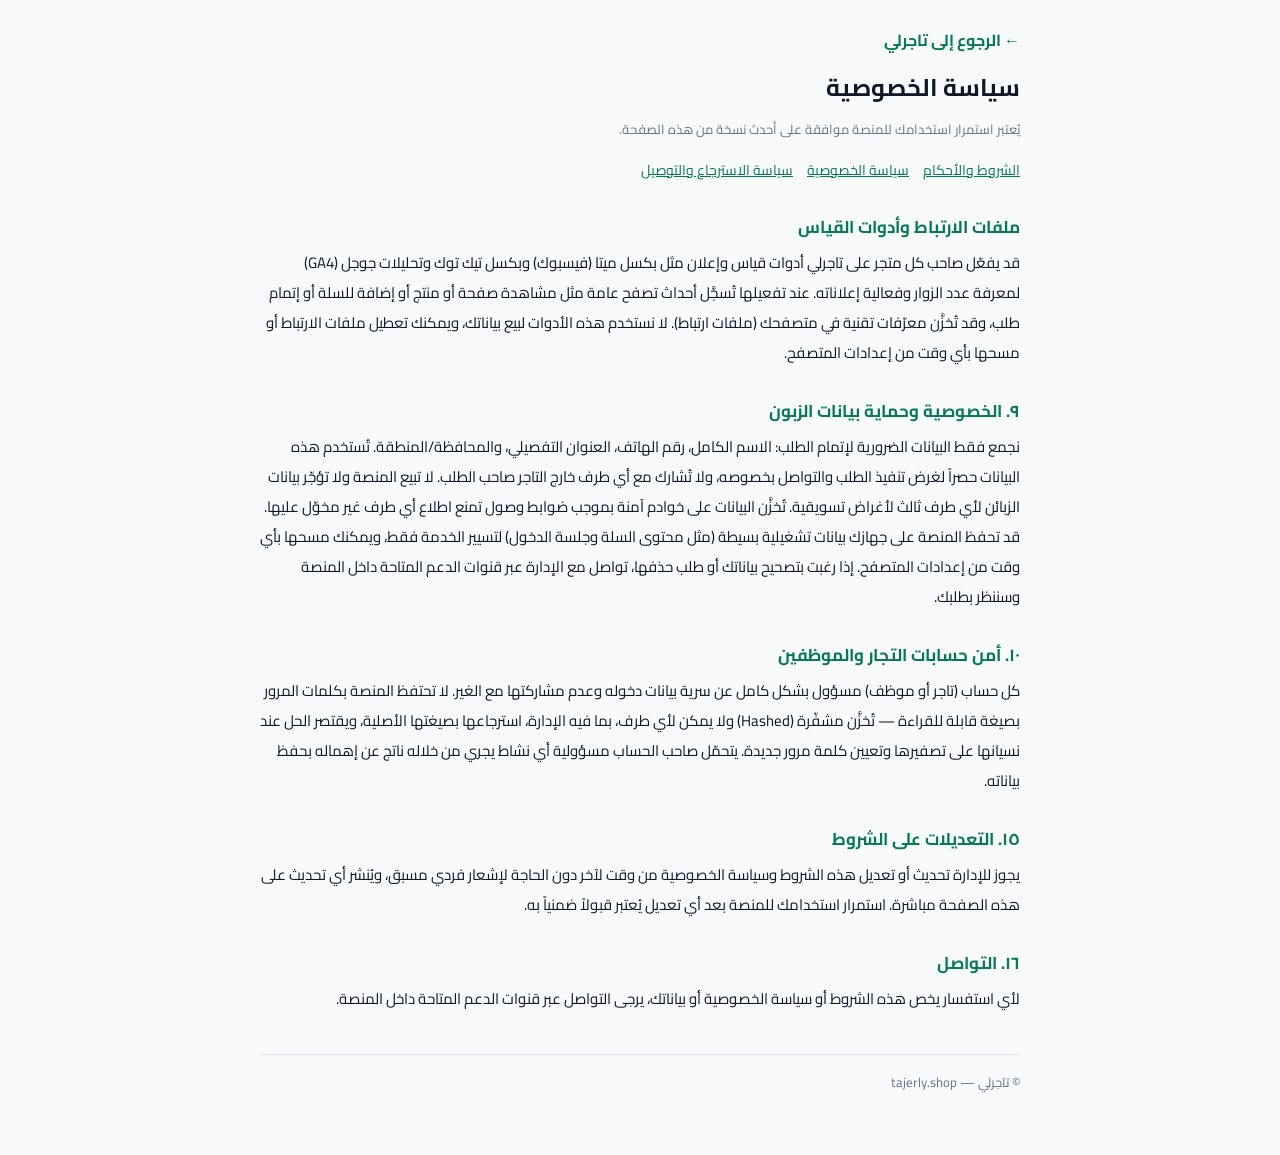
<file: privacy.html>
<!DOCTYPE html>
<html lang="ar" dir="rtl">
<head>
<meta charset="UTF-8">
<meta name="viewport" content="width=device-width, initial-scale=1">
<title>سياسة الخصوصية — تاجرلي</title>
<meta name="description" content="كيف تجمع منصة تاجرلي بيانات الزبائن والتجار وتستخدمها وتحميها.">
<link rel="canonical" href="https://tajerly.shop/privacy.html">
<meta name="theme-color" content="#0F172A">
<link href="https://fonts.googleapis.com/css2?family=Cairo:wght@400;600;700&display=swap" rel="stylesheet">
<style>body{font-family:'Cairo',Tahoma,sans-serif;background:#F8FAFC;color:#0F172A;margin:0;line-height:2}
.w{max-width:760px;margin:0 auto;padding:24px 18px 60px}
h1{font-size:24px;margin:8px 0 4px}h2{font-size:17px;margin:26px 0 4px;color:#047857}
p{margin:0;font-size:15px}.meta{color:#64748B;font-size:13px;margin-bottom:10px}
nav{display:flex;gap:14px;flex-wrap:wrap;font-size:14px;margin:14px 0 4px}
a{color:#047857}.top a{font-weight:700;text-decoration:none}
footer{margin-top:40px;border-top:1px solid #E2E8F0;padding-top:14px;font-size:13px;color:#64748B}</style>
</head>
<body><div class="w">
<div class="top"><a href="/">← الرجوع إلى تاجرلي</a></div>
<h1>سياسة الخصوصية</h1>
<div class="meta">يُعتبر استمرار استخدامك للمنصة موافقة على أحدث نسخة من هذه الصفحة.</div>
<nav><a href="/terms.html">الشروط والأحكام</a><a href="/privacy.html">سياسة الخصوصية</a><a href="/returns.html">سياسة الاسترجاع والتوصيل</a></nav>
<h2>ملفات الارتباط وأدوات القياس</h2>
<p>قد يفعّل صاحب كل متجر على تاجرلي أدوات قياس وإعلان مثل بكسل ميتا (فيسبوك) وبكسل تيك توك وتحليلات جوجل (GA4) لمعرفة عدد الزوار وفعالية إعلاناته. عند تفعيلها تُسجَّل أحداث تصفح عامة مثل مشاهدة صفحة أو منتج أو إضافة للسلة أو إتمام طلب، وقد تُخزَّن معرّفات تقنية في متصفحك (ملفات ارتباط). لا نستخدم هذه الأدوات لبيع بياناتك، ويمكنك تعطيل ملفات الارتباط أو مسحها بأي وقت من إعدادات المتصفح.</p>

<h2>٩. الخصوصية وحماية بيانات الزبون</h2>
<p>نجمع فقط البيانات الضرورية لإتمام الطلب: الاسم الكامل، رقم الهاتف، العنوان التفصيلي، والمحافظة/المنطقة. تُستخدم هذه البيانات حصراً لغرض تنفيذ الطلب والتواصل بخصوصه، ولا تُشارك مع أي طرف خارج التاجر صاحب الطلب. لا تبيع المنصة ولا تؤجّر بيانات الزبائن لأي طرف ثالث لأغراض تسويقية. تُخزَّن البيانات على خوادم آمنة بموجب ضوابط وصول تمنع اطلاع أي طرف غير مخوّل عليها. قد تحفظ المنصة على جهازك بيانات تشغيلية بسيطة (مثل محتوى السلة وجلسة الدخول) لتسيير الخدمة فقط، ويمكنك مسحها بأي وقت من إعدادات المتصفح. إذا رغبت بتصحيح بياناتك أو طلب حذفها، تواصل مع الإدارة عبر قنوات الدعم المتاحة داخل المنصة وسننظر بطلبك.</p>
<h2>١٠. أمن حسابات التجار والموظفين</h2>
<p>كل حساب (تاجر أو موظف) مسؤول بشكل كامل عن سرية بيانات دخوله وعدم مشاركتها مع الغير. لا تحتفظ المنصة بكلمات المرور بصيغة قابلة للقراءة — تُخزَّن مشفّرة (Hashed) ولا يمكن لأي طرف، بما فيه الإدارة، استرجاعها بصيغتها الأصلية، ويقتصر الحل عند نسيانها على تصفيرها وتعيين كلمة مرور جديدة. يتحمّل صاحب الحساب مسؤولية أي نشاط يجري من خلاله ناتج عن إهماله بحفظ بياناته.</p>

<h2>١٥. التعديلات على الشروط</h2>
<p>يجوز للإدارة تحديث أو تعديل هذه الشروط وسياسة الخصوصية من وقت لآخر دون الحاجة لإشعار فردي مسبق، ويُنشر أي تحديث على هذه الصفحة مباشرة. استمرار استخدامك للمنصة بعد أي تعديل يُعتبر قبولاً ضمنياً به.</p>
<h2>١٦. التواصل</h2>
<p>لأي استفسار يخص هذه الشروط أو سياسة الخصوصية أو بياناتك، يرجى التواصل عبر قنوات الدعم المتاحة داخل المنصة.</p>
<footer>© تاجرلي — tajerly.shop</footer>
</div></body></html>
</file>
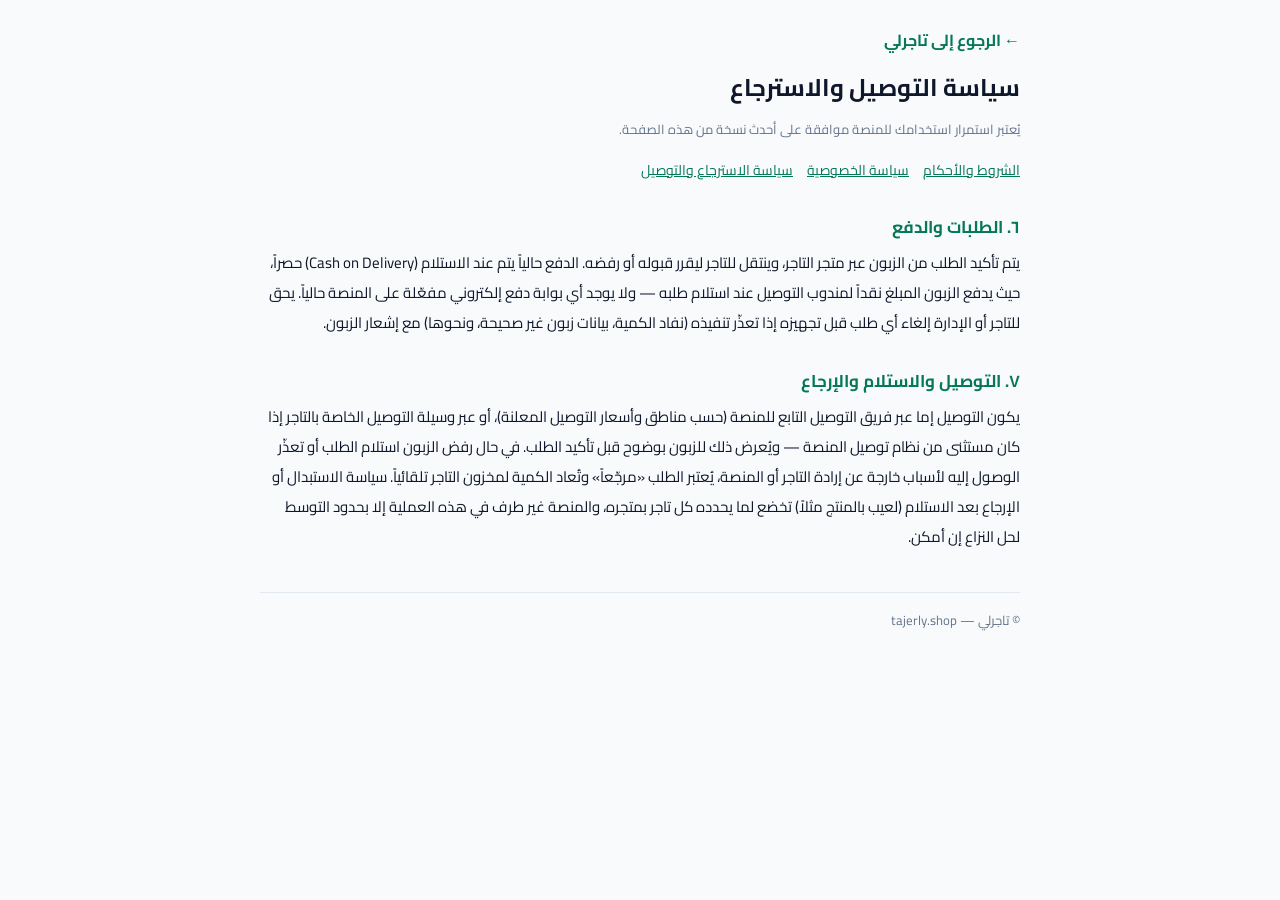
<file: returns.html>
<!DOCTYPE html>
<html lang="ar" dir="rtl">
<head>
<meta charset="UTF-8">
<meta name="viewport" content="width=device-width, initial-scale=1">
<title>سياسة التوصيل والاسترجاع — تاجرلي</title>
<meta name="description" content="سياسة الطلبات والدفع عند الاستلام والتوصيل والاسترجاع في متاجر تاجرلي.">
<link rel="canonical" href="https://tajerly.shop/returns.html">
<meta name="theme-color" content="#0F172A">
<link href="https://fonts.googleapis.com/css2?family=Cairo:wght@400;600;700&display=swap" rel="stylesheet">
<style>body{font-family:'Cairo',Tahoma,sans-serif;background:#F8FAFC;color:#0F172A;margin:0;line-height:2}
.w{max-width:760px;margin:0 auto;padding:24px 18px 60px}
h1{font-size:24px;margin:8px 0 4px}h2{font-size:17px;margin:26px 0 4px;color:#047857}
p{margin:0;font-size:15px}.meta{color:#64748B;font-size:13px;margin-bottom:10px}
nav{display:flex;gap:14px;flex-wrap:wrap;font-size:14px;margin:14px 0 4px}
a{color:#047857}.top a{font-weight:700;text-decoration:none}
footer{margin-top:40px;border-top:1px solid #E2E8F0;padding-top:14px;font-size:13px;color:#64748B}</style>
</head>
<body><div class="w">
<div class="top"><a href="/">← الرجوع إلى تاجرلي</a></div>
<h1>سياسة التوصيل والاسترجاع</h1>
<div class="meta">يُعتبر استمرار استخدامك للمنصة موافقة على أحدث نسخة من هذه الصفحة.</div>
<nav><a href="/terms.html">الشروط والأحكام</a><a href="/privacy.html">سياسة الخصوصية</a><a href="/returns.html">سياسة الاسترجاع والتوصيل</a></nav>

<h2>٦. الطلبات والدفع</h2>
<p>يتم تأكيد الطلب من الزبون عبر متجر التاجر، وينتقل للتاجر ليقرر قبوله أو رفضه. الدفع حالياً يتم عند الاستلام (Cash on Delivery) حصراً، حيث يدفع الزبون المبلغ نقداً لمندوب التوصيل عند استلام طلبه — ولا يوجد أي بوابة دفع إلكتروني مفعّلة على المنصة حالياً. يحق للتاجر أو الإدارة إلغاء أي طلب قبل تجهيزه إذا تعذّر تنفيذه (نفاد الكمية، بيانات زبون غير صحيحة، ونحوها) مع إشعار الزبون.</p>
<h2>٧. التوصيل والاستلام والإرجاع</h2>
<p>يكون التوصيل إما عبر فريق التوصيل التابع للمنصة (حسب مناطق وأسعار التوصيل المعلنة)، أو عبر وسيلة التوصيل الخاصة بالتاجر إذا كان مستثنى من نظام توصيل المنصة — ويُعرض ذلك للزبون بوضوح قبل تأكيد الطلب. في حال رفض الزبون استلام الطلب أو تعذّر الوصول إليه لأسباب خارجة عن إرادة التاجر أو المنصة، يُعتبر الطلب «مرجّعاً» وتُعاد الكمية لمخزون التاجر تلقائياً. سياسة الاستبدال أو الإرجاع بعد الاستلام (لعيب بالمنتج مثلاً) تخضع لما يحدده كل تاجر بمتجره، والمنصة غير طرف في هذه العملية إلا بحدود التوسط لحل النزاع إن أمكن.</p>

<footer>© تاجرلي — tajerly.shop</footer>
</div></body></html>
</file>
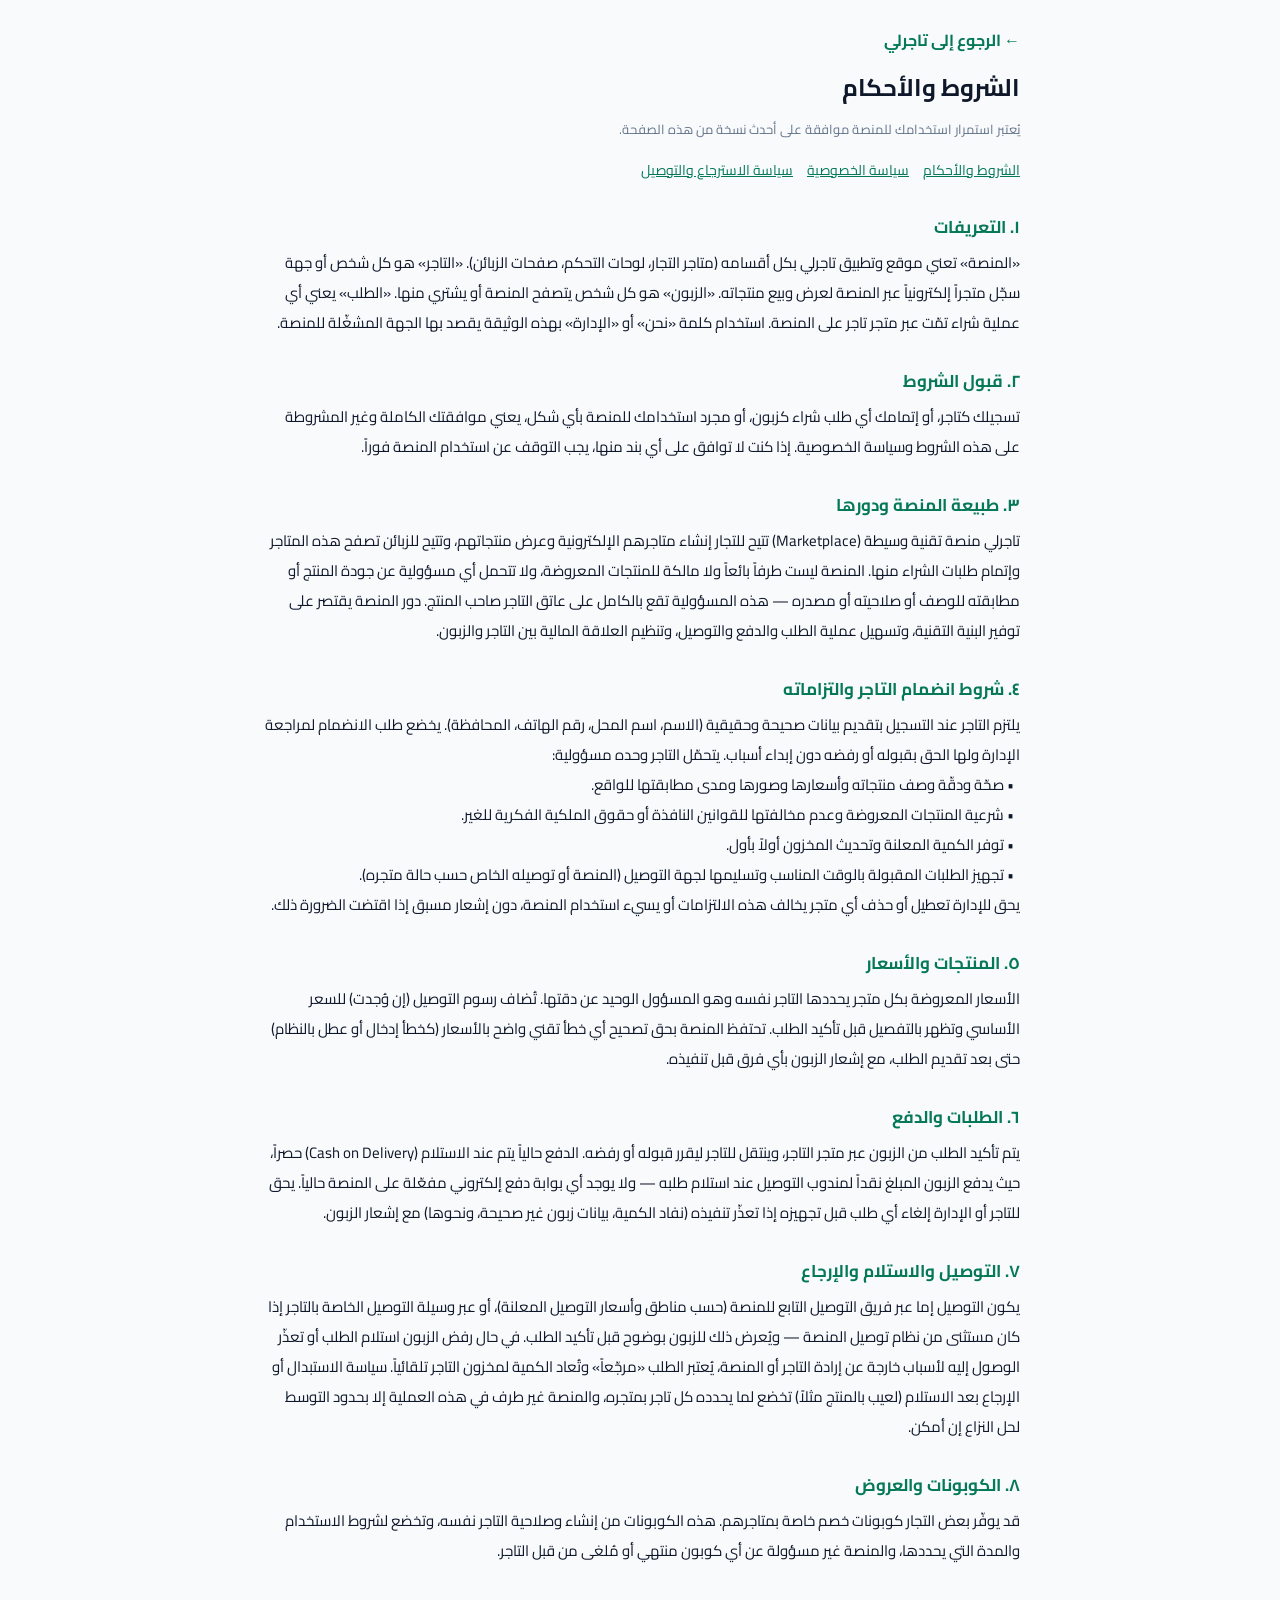
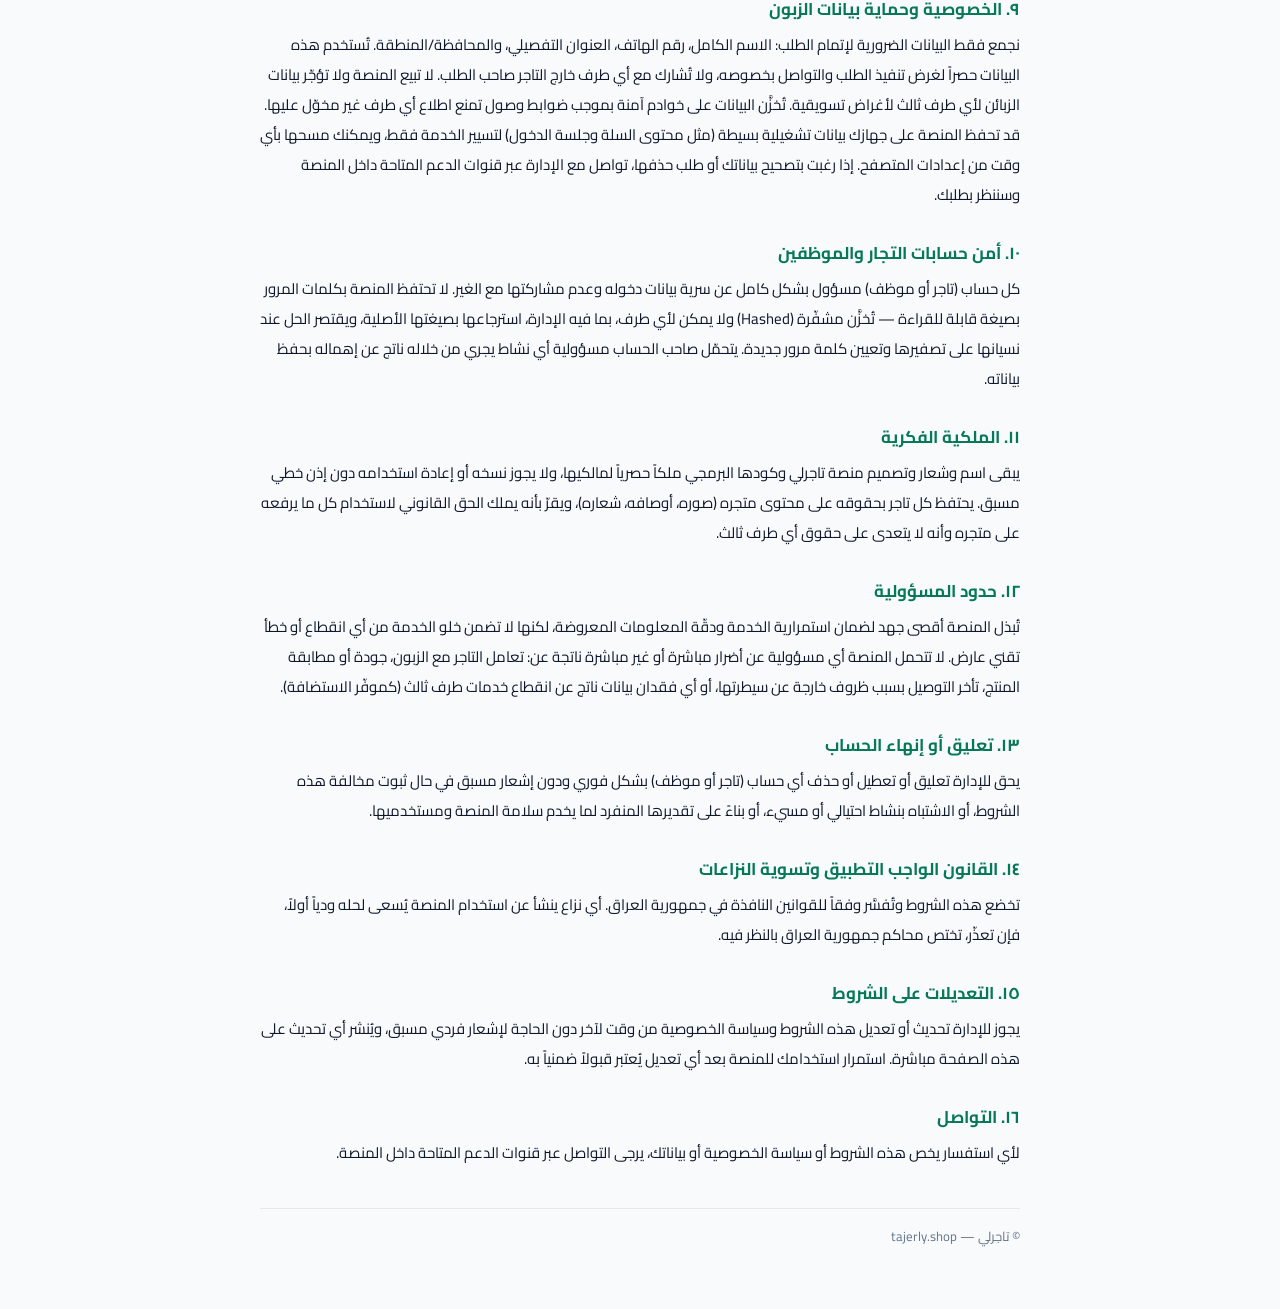
<file: terms.html>
<!DOCTYPE html>
<html lang="ar" dir="rtl">
<head>
<meta charset="UTF-8">
<meta name="viewport" content="width=device-width, initial-scale=1">
<title>الشروط والأحكام — تاجرلي</title>
<meta name="description" content="الشروط والأحكام الخاصة باستخدام منصة تاجرلي للتجار والزبائن.">
<link rel="canonical" href="https://tajerly.shop/terms.html">
<meta name="theme-color" content="#0F172A">
<link href="https://fonts.googleapis.com/css2?family=Cairo:wght@400;600;700&display=swap" rel="stylesheet">
<style>body{font-family:'Cairo',Tahoma,sans-serif;background:#F8FAFC;color:#0F172A;margin:0;line-height:2}
.w{max-width:760px;margin:0 auto;padding:24px 18px 60px}
h1{font-size:24px;margin:8px 0 4px}h2{font-size:17px;margin:26px 0 4px;color:#047857}
p{margin:0;font-size:15px}.meta{color:#64748B;font-size:13px;margin-bottom:10px}
nav{display:flex;gap:14px;flex-wrap:wrap;font-size:14px;margin:14px 0 4px}
a{color:#047857}.top a{font-weight:700;text-decoration:none}
footer{margin-top:40px;border-top:1px solid #E2E8F0;padding-top:14px;font-size:13px;color:#64748B}</style>
</head>
<body><div class="w">
<div class="top"><a href="/">← الرجوع إلى تاجرلي</a></div>
<h1>الشروط والأحكام</h1>
<div class="meta">يُعتبر استمرار استخدامك للمنصة موافقة على أحدث نسخة من هذه الصفحة.</div>
<nav><a href="/terms.html">الشروط والأحكام</a><a href="/privacy.html">سياسة الخصوصية</a><a href="/returns.html">سياسة الاسترجاع والتوصيل</a></nav>

<h2>١. التعريفات</h2>
<p>«المنصة» تعني موقع وتطبيق تاجرلي بكل أقسامه (متاجر التجار، لوحات التحكم، صفحات الزبائن). «التاجر» هو كل شخص أو جهة سجّل متجراً إلكترونياً عبر المنصة لعرض وبيع منتجاته. «الزبون» هو كل شخص يتصفح المنصة أو يشتري منها. «الطلب» يعني أي عملية شراء تمّت عبر متجر تاجر على المنصة. استخدام كلمة «نحن» أو «الإدارة» بهذه الوثيقة يقصد بها الجهة المشغّلة للمنصة.</p>
<h2>٢. قبول الشروط</h2>
<p>تسجيلك كتاجر، أو إتمامك أي طلب شراء كزبون، أو مجرد استخدامك للمنصة بأي شكل، يعني موافقتك الكاملة وغير المشروطة على هذه الشروط وسياسة الخصوصية. إذا كنت لا توافق على أي بند منها، يجب التوقف عن استخدام المنصة فوراً.</p>
<h2>٣. طبيعة المنصة ودورها</h2>
<p>تاجرلي منصة تقنية وسيطة (Marketplace) تتيح للتجار إنشاء متاجرهم الإلكترونية وعرض منتجاتهم، وتتيح للزبائن تصفح هذه المتاجر وإتمام طلبات الشراء منها. المنصة ليست طرفاً بائعاً ولا مالكة للمنتجات المعروضة، ولا تتحمل أي مسؤولية عن جودة المنتج أو مطابقته للوصف أو صلاحيته أو مصدره — هذه المسؤولية تقع بالكامل على عاتق التاجر صاحب المنتج. دور المنصة يقتصر على توفير البنية التقنية، وتسهيل عملية الطلب والدفع والتوصيل، وتنظيم العلاقة المالية بين التاجر والزبون.</p>
<h2>٤. شروط انضمام التاجر والتزاماته</h2>
<p>يلتزم التاجر عند التسجيل بتقديم بيانات صحيحة وحقيقية (الاسم، اسم المحل، رقم الهاتف، المحافظة). يخضع طلب الانضمام لمراجعة الإدارة ولها الحق بقبوله أو رفضه دون إبداء أسباب. يتحمّل التاجر وحده مسؤولية:<br>
      &nbsp;&nbsp;• صحّة ودقّة وصف منتجاته وأسعارها وصورها ومدى مطابقتها للواقع.<br>
      &nbsp;&nbsp;• شرعية المنتجات المعروضة وعدم مخالفتها للقوانين النافذة أو حقوق الملكية الفكرية للغير.<br>
      &nbsp;&nbsp;• توفر الكمية المعلنة وتحديث المخزون أولاً بأول.<br>
      &nbsp;&nbsp;• تجهيز الطلبات المقبولة بالوقت المناسب وتسليمها لجهة التوصيل (المنصة أو توصيله الخاص حسب حالة متجره).<br>
      يحق للإدارة تعطيل أو حذف أي متجر يخالف هذه الالتزامات أو يسيء استخدام المنصة، دون إشعار مسبق إذا اقتضت الضرورة ذلك.</p>
<h2>٥. المنتجات والأسعار</h2>
<p>الأسعار المعروضة بكل متجر يحددها التاجر نفسه وهو المسؤول الوحيد عن دقتها. تُضاف رسوم التوصيل (إن وُجدت) للسعر الأساسي وتظهر بالتفصيل قبل تأكيد الطلب. تحتفظ المنصة بحق تصحيح أي خطأ تقني واضح بالأسعار (كخطأ إدخال أو عطل بالنظام) حتى بعد تقديم الطلب، مع إشعار الزبون بأي فرق قبل تنفيذه.</p>
<h2>٦. الطلبات والدفع</h2>
<p>يتم تأكيد الطلب من الزبون عبر متجر التاجر، وينتقل للتاجر ليقرر قبوله أو رفضه. الدفع حالياً يتم عند الاستلام (Cash on Delivery) حصراً، حيث يدفع الزبون المبلغ نقداً لمندوب التوصيل عند استلام طلبه — ولا يوجد أي بوابة دفع إلكتروني مفعّلة على المنصة حالياً. يحق للتاجر أو الإدارة إلغاء أي طلب قبل تجهيزه إذا تعذّر تنفيذه (نفاد الكمية، بيانات زبون غير صحيحة، ونحوها) مع إشعار الزبون.</p>
<h2>٧. التوصيل والاستلام والإرجاع</h2>
<p>يكون التوصيل إما عبر فريق التوصيل التابع للمنصة (حسب مناطق وأسعار التوصيل المعلنة)، أو عبر وسيلة التوصيل الخاصة بالتاجر إذا كان مستثنى من نظام توصيل المنصة — ويُعرض ذلك للزبون بوضوح قبل تأكيد الطلب. في حال رفض الزبون استلام الطلب أو تعذّر الوصول إليه لأسباب خارجة عن إرادة التاجر أو المنصة، يُعتبر الطلب «مرجّعاً» وتُعاد الكمية لمخزون التاجر تلقائياً. سياسة الاستبدال أو الإرجاع بعد الاستلام (لعيب بالمنتج مثلاً) تخضع لما يحدده كل تاجر بمتجره، والمنصة غير طرف في هذه العملية إلا بحدود التوسط لحل النزاع إن أمكن.</p>
<h2>٨. الكوبونات والعروض</h2>
<p>قد يوفّر بعض التجار كوبونات خصم خاصة بمتاجرهم. هذه الكوبونات من إنشاء وصلاحية التاجر نفسه، وتخضع لشروط الاستخدام والمدة التي يحددها، والمنصة غير مسؤولة عن أي كوبون منتهي أو مُلغى من قبل التاجر.</p>
<h2>٩. الخصوصية وحماية بيانات الزبون</h2>
<p>نجمع فقط البيانات الضرورية لإتمام الطلب: الاسم الكامل، رقم الهاتف، العنوان التفصيلي، والمحافظة/المنطقة. تُستخدم هذه البيانات حصراً لغرض تنفيذ الطلب والتواصل بخصوصه، ولا تُشارك مع أي طرف خارج التاجر صاحب الطلب. لا تبيع المنصة ولا تؤجّر بيانات الزبائن لأي طرف ثالث لأغراض تسويقية. تُخزَّن البيانات على خوادم آمنة بموجب ضوابط وصول تمنع اطلاع أي طرف غير مخوّل عليها. قد تحفظ المنصة على جهازك بيانات تشغيلية بسيطة (مثل محتوى السلة وجلسة الدخول) لتسيير الخدمة فقط، ويمكنك مسحها بأي وقت من إعدادات المتصفح. إذا رغبت بتصحيح بياناتك أو طلب حذفها، تواصل مع الإدارة عبر قنوات الدعم المتاحة داخل المنصة وسننظر بطلبك.</p>
<h2>١٠. أمن حسابات التجار والموظفين</h2>
<p>كل حساب (تاجر أو موظف) مسؤول بشكل كامل عن سرية بيانات دخوله وعدم مشاركتها مع الغير. لا تحتفظ المنصة بكلمات المرور بصيغة قابلة للقراءة — تُخزَّن مشفّرة (Hashed) ولا يمكن لأي طرف، بما فيه الإدارة، استرجاعها بصيغتها الأصلية، ويقتصر الحل عند نسيانها على تصفيرها وتعيين كلمة مرور جديدة. يتحمّل صاحب الحساب مسؤولية أي نشاط يجري من خلاله ناتج عن إهماله بحفظ بياناته.</p>
<h2>١١. الملكية الفكرية</h2>
<p>يبقى اسم وشعار وتصميم منصة تاجرلي وكودها البرمجي ملكاً حصرياً لمالكيها، ولا يجوز نسخه أو إعادة استخدامه دون إذن خطي مسبق. يحتفظ كل تاجر بحقوقه على محتوى متجره (صوره، أوصافه، شعاره)، ويقرّ بأنه يملك الحق القانوني لاستخدام كل ما يرفعه على متجره وأنه لا يتعدى على حقوق أي طرف ثالث.</p>
<h2>١٢. حدود المسؤولية</h2>
<p>تُبذل المنصة أقصى جهد لضمان استمرارية الخدمة ودقّة المعلومات المعروضة، لكنها لا تضمن خلو الخدمة من أي انقطاع أو خطأ تقني عارض. لا تتحمل المنصة أي مسؤولية عن أضرار مباشرة أو غير مباشرة ناتجة عن: تعامل التاجر مع الزبون، جودة أو مطابقة المنتج، تأخر التوصيل بسبب ظروف خارجة عن سيطرتها، أو أي فقدان بيانات ناتج عن انقطاع خدمات طرف ثالث (كموفّر الاستضافة).</p>
<h2>١٣. تعليق أو إنهاء الحساب</h2>
<p>يحق للإدارة تعليق أو تعطيل أو حذف أي حساب (تاجر أو موظف) بشكل فوري ودون إشعار مسبق في حال ثبوت مخالفة هذه الشروط، أو الاشتباه بنشاط احتيالي أو مسيء، أو بناءً على تقديرها المنفرد لما يخدم سلامة المنصة ومستخدميها.</p>
<h2>١٤. القانون الواجب التطبيق وتسوية النزاعات</h2>
<p>تخضع هذه الشروط وتُفسَّر وفقاً للقوانين النافذة في جمهورية العراق. أي نزاع ينشأ عن استخدام المنصة يُسعى لحله ودياً أولاً، فإن تعذّر، تختص محاكم جمهورية العراق بالنظر فيه.</p>
<h2>١٥. التعديلات على الشروط</h2>
<p>يجوز للإدارة تحديث أو تعديل هذه الشروط وسياسة الخصوصية من وقت لآخر دون الحاجة لإشعار فردي مسبق، ويُنشر أي تحديث على هذه الصفحة مباشرة. استمرار استخدامك للمنصة بعد أي تعديل يُعتبر قبولاً ضمنياً به.</p>
<h2>١٦. التواصل</h2>
<p>لأي استفسار يخص هذه الشروط أو سياسة الخصوصية أو بياناتك، يرجى التواصل عبر قنوات الدعم المتاحة داخل المنصة.</p>

<footer>© تاجرلي — tajerly.shop</footer>
</div></body></html>
</file>
